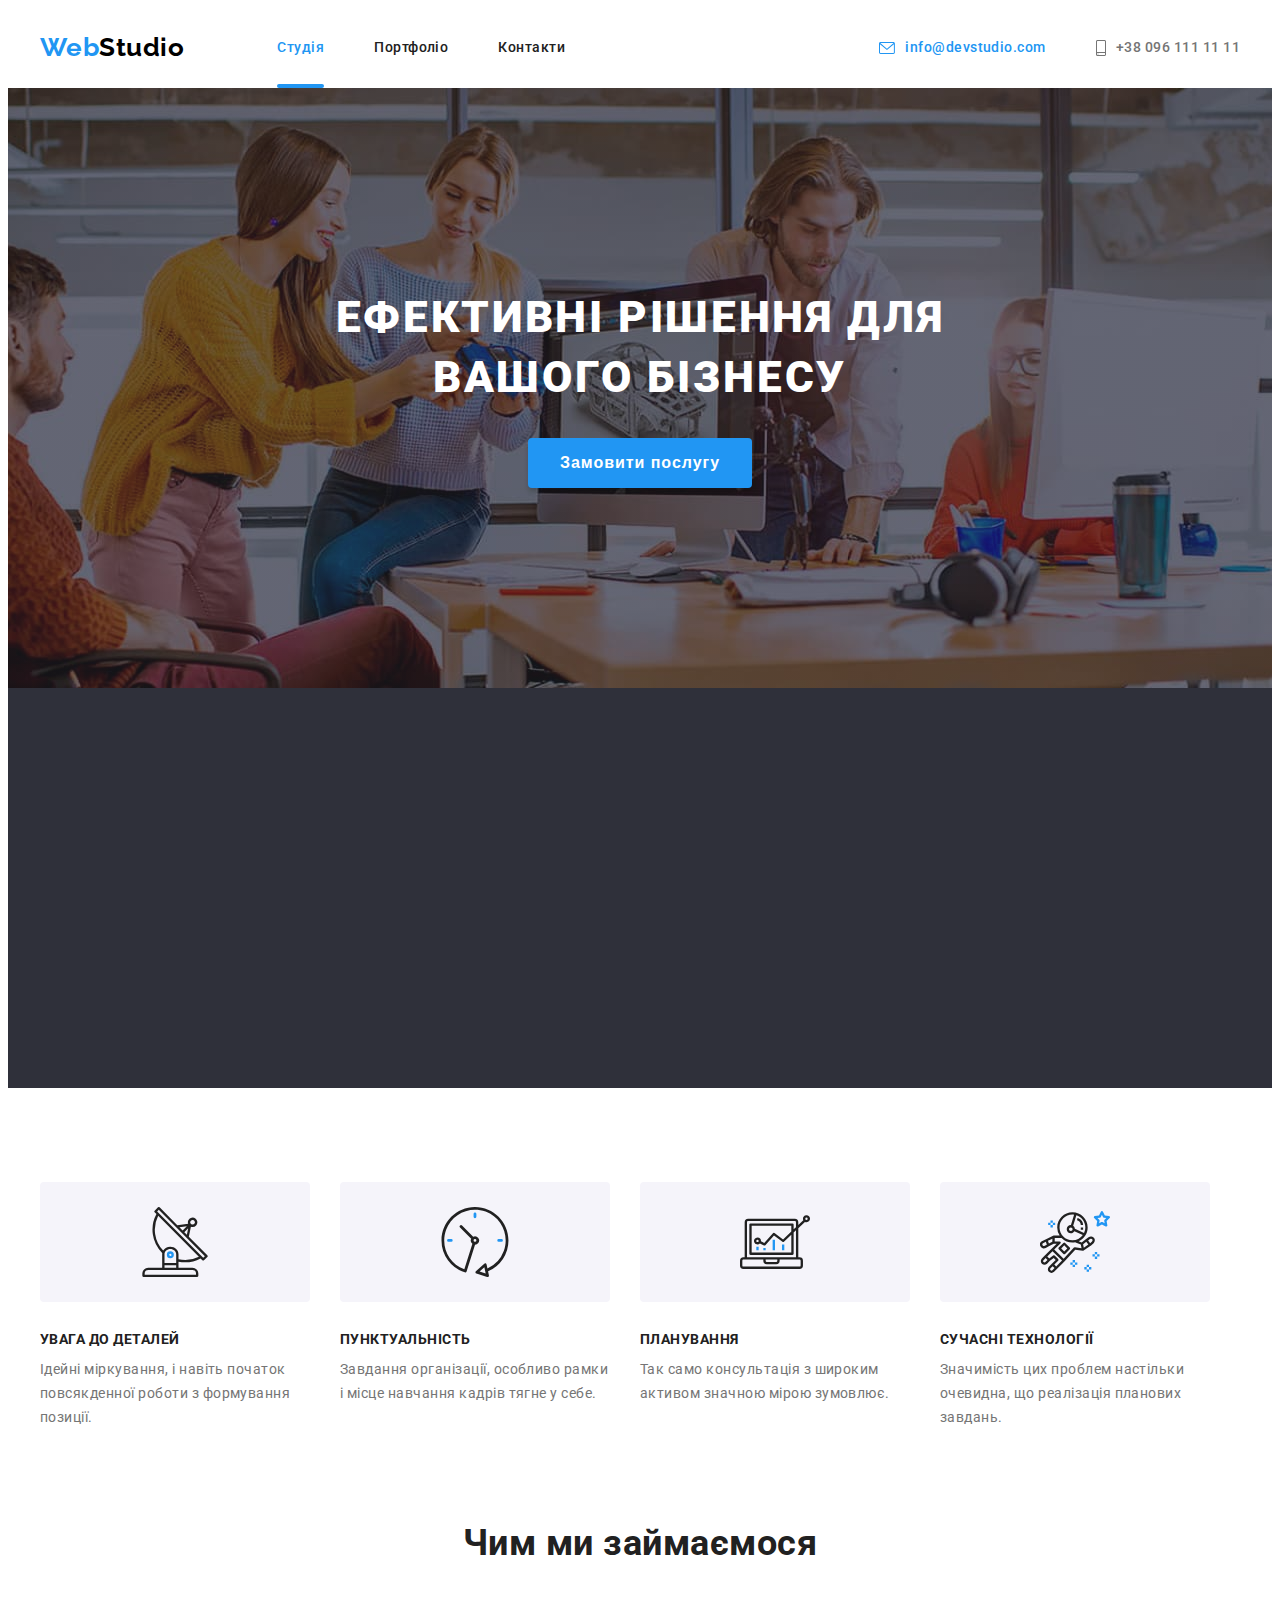
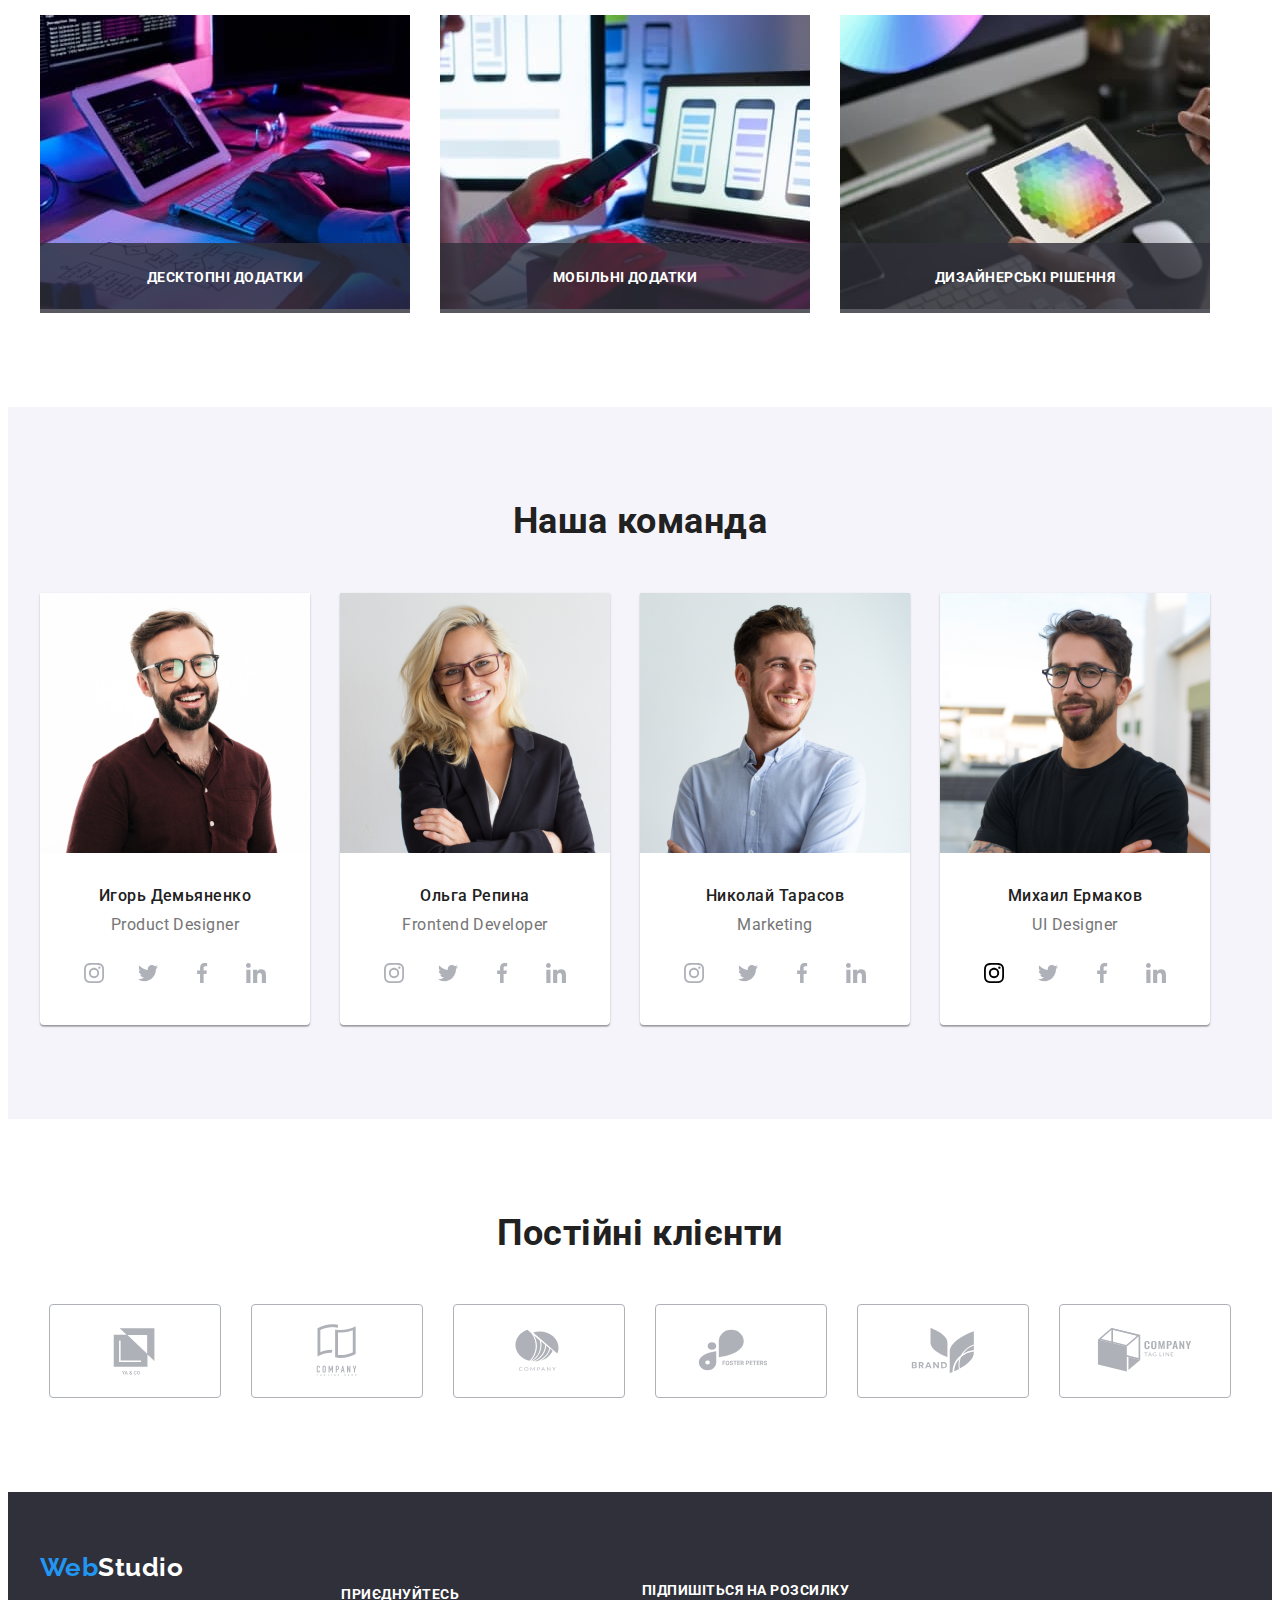
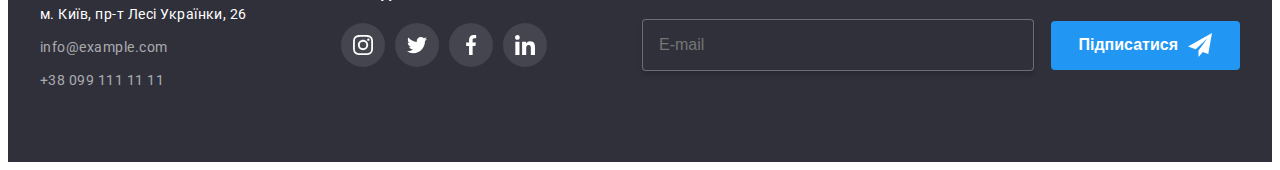
<file: index.html>
<!DOCTYPE html>
<html lang="uk">

<head>
  <meta charset="UTF-8" />
  <meta http-equiv="X-UA-Compatible" content="IE=edge" />
  <meta name="viewport" content="width=device-width, initial-scale=1.0" />
  <title>Document3</title>
  <link rel="preconnect" href="https://fonts.googleapis.com" />
  <link rel="preconnect" href="https://fonts.gstatic.com" crossorigin />
  <link href="https://fonts.googleapis.com/css2?family=Raleway:wght@700&family=Roboto:wght@400;500;700;900&display=swap"
    rel="stylesheet" />
  <link rel="stylesheet" href="https://cdnjs.cloudflare.com/ajax/libs/modern-normalize/1.1.0/modern-normalize.min.css"
    integrity="sha512-wpPYUAdjBVSE4KJnH1VR1HeZfpl1ub8YT/NKx4PuQ5NmX2tKuGu6U/JRp5y+Y8XG2tV+wKQpNHVUX03MfMFn9Q=="
    crossorigin="anonymous" referrerpolicy="no-referrer" />
  <link rel="stylesheet" href="./css/main.min.css" />


</head>

<body>
  <!--шапка сайта-->
  <header class="section header">
    <div class="container header">
      <nav class="nav">
        <div class="nav-logo nav__nav-logo">
          <a class="logo" href="">
            <span class="logo__text logo__text--accent">Web</span>Studio</a>
        </div>
        <ul class="nav__list list">
          <li class="item nav__item item">
            <a class="nav__link nav__link--current nav__link--ferst link " href="./index.html">Студія</a>
          </li>
          <li class="nav__item item">
            <a class="nav__link link" href="./portfolio.html">Портфоліо</a>
          </li>
          <li class="nav__item item">
            <a class="nav__link link" href="">Контакти</a>
          </li>
        </ul>
      </nav>
      <!--contakt-->
      <ul class="auth auth__list list">
        <li class="auth__item item">
       <a class="auth__link auth__link--actual link" href="mailto:info@devstudio.com" target="_blank" rel="noopener noreferrer" aria-label="envelope"><svg class="auth-icon" width="16" height="12">
            <use class="auth__icon" href="./images/icons.svg#envelope"></use>
          </svg>info@devstudio.com</a>
        </li>
        <li class="auth__item item">
            <a class="auth__link link" href="tle:+380961111111" target="_blank" rel="noopener noreferrer" aria-label="tel"><svg class="auth-icon" width="10" height="16">
            <use class="auth__icon" href="./images/icons.svg#tel"></use>
          </svg>+38 096 111 11 11</a>
        </li>
      </ul>
    </div>
  </header>
  <!--main section-->
  <main>
    <section class="section main">
      <div class="container">
        <h1 class="main__title">Ефективні рішення для вашого бізнесу</h1>
        <button class="main-btn" type="button" data-modal-open>Замовити послугу</button>
      </div>
    </section>
    <!--section lifestyle-->
    <section class="section lifestyle">
      <div class="group container">
         <ul class="lifestyle__list list">
          <li class="lifestyle__item item">
            <a class="link lifestyle__link" href="" target="_blank" rel="noopener noreferrer" aria-label="antenna">
              <svg class="lifestyle__icon" width="70" height="70">
                <use href="./images/icons.svg#antenna"></use>
              </svg>
            </a>
            <h3 class="lifestyle__title">УВАГА ДО ДЕТАЛЕЙ</h3>
            <p class="lifestyle__text">
              Ідейні міркування, і навіть початок повсякденної роботи з формування позиції.
            </p>
          </li>
          <li class="lifestyle__item item">
            <a class="link lifestyle__link" href="" target="_blank" rel="noopener noreferrer" aria-label="clock">
              <svg class="lifestyle__icon" width="70" height="70">
                <use href="./images/icons.svg#clock"></use>
              </svg>
            </a>
            <h3 class="lifestyle__title">ПУНКТУАЛЬНІСТЬ</h3>
            <p class="lifestyle__text">
            Завдання організації, особливо рамки і місце навчання кадрів тягне у себе.
            </p>
          </li>
          <li class="lifestyle__item item">
            <a class="link lifestyle__link" href="" target="_blank" rel="noopener noreferrer" aria-label="diagram">
              <svg class="lifestyle__icon" width="70" height="70">
                <use href="./images/icons.svg#diagram"></use>
              </svg>
            </a>
            <h3 class="lifestyle__title">ПЛАНУВАННЯ</h3>
            <p class="lifestyle__text">
            Так само консультація з широким активом значною мірою зумовлює.
            </p>
          </li>
          <li class="lifestyle__item item">
            <a class="link lifestyle__link" href="" target="_blank" rel="noopener noreferrer" aria-label="astronaut">
              <svg class="lifestyle__icon" width="70" height="70">
                <use href="./images/icons.svg#astronaut"></use>
              </svg>
            </a>
            <h3 class="lifestyle__title">СУЧАСНІ ТЕХНОЛОГІЇ</h3>
            <p class="lifestyle__text">
              Значимість цих проблем настільки очевидна, що реалізація планових завдань.
            </p>
          </li>
        </ul>
      </div>
    </section>
      <!--about section-->
    <section class="section about">
       <div class="container">
        <h2 class="about__title">Чим ми займаємося</h2>
        <div class="about__scene">
        <ul class="about__list list">
          <li class="about__item item">
            <img src="./images/comp.jpg" alt="компьютер" width="370" />
            <div class="about__container">
            <p class="about__text">Десктопні додатки</p>
            </div>
          </li>
          <li class="about__item item">
          <img src="./images/f_3.jpg" alt="телефон" width="370" />
            <div class="about__container">
            <p class="about__text">Мобільні додатки</p>
            </div>
          </li>
          <li class="about__item item">
            <img src="./images/color.jpg" alt="цвет" width="370" />
            <div class="about__container">
            <p class="about__text">Дизайнерські рішення</p>
            </div>
          </li>
        </ul>
        </div>
      </div>
    </section>
    <!--our team-->
    <section class="section team">
      <div class="container">
        <h2 class="team__title">Наша команда</h2>
        <ul class="team__list list">
          <li class="team__item item">
            <img class="team__img" src="./images/img.jpg" alt="сотрудник" width="270" />
            <div class="team__card">
              <p class="team__name">Игорь Демьяненко</p>
              <p class="team__speciality">Product Designer</p>

              <ul class="socials list">
                <li class="socials__item"><a class="socials__link link" href="" target="_blank" rel="noopener noreferrer" aria-label="Inspiration">
                    <svg class="socials__icon" width="20" height="20">
                      <use href="./images/icons.svg#instagram">

                      </use>
                    </svg>
                  </a>
                </li>
                <li class="socials__item"><a class="socials__link link" href="" target="_blank" rel="noopener noreferrer" aria-label="twitter">
                  <svg class="socials__icon" width="20" height="20">
                      <use href="./images/icons.svg#twitter">

                      </use>
                    </svg>
                  </a>
                </li>
                <li class="socials__item"><a class="socials__link link" href="" target="_blank" rel="noopener noreferrer" aria-label="facebook">
                  <svg class="socials__icon" width="20" height="20">
                      <use href="./images/icons.svg#facebook">

                      </use>
                    </svg>
                  </a>
                </li>
                <li class="socials__item"><a class="socials__link link" href="" target="_blank" rel="noopener noreferrer" aria-label="linkedin">
                  <svg class="socials__icon" width="20" height="20">
                      <use href="./images/icons.svg#linkedin">

                      </use>
                    </svg>
                  </a>
                </li>              
                </ul>
      </div>
          </li>
      <li class="item team__item">
        <img class="team__img" src="./images/img_1.jpg" alt="сотрудник" width="270" />
        <div class="team__card">
          <p class="team__name">Ольга Репина</p>
          <p class="team__speciality">Frontend Developer</p>
          <ul class="socials list">
            <li class="socials__item">
              <a class="socials__link link" href="" target="_blank" rel="noopener noreferrer"
                aria-label="Inspiration">
                <svg class="socials__icon" width="20" height="20">
                  <use href="./images/icons.svg#instagram">
          
                  </use>
                </svg>
              </a>
            </li>
            <li class="socials__item">
              <a class="socials__link link" href="" target="_blank" rel="noopener noreferrer"
                aria-label="twitter">
                <svg class="socials__icon" width="20" height="20">
                  <use href="./images/icons.svg#twitter">
          
                  </use>
                </svg>
              </a>
            </li>
            <li class="socials__item">
              <a class="socials__link link" href="" target="_blank" rel="noopener noreferrer"
                aria-label="facebook">
                <svg class="socials__icon" width="20" height="20">
                  <use href="./images/icons.svg#facebook">
          
                  </use>
                </svg>
              </a>
            </li>
            <li class="socials__item">
              <a class="socials__link link" href="" target="_blank" rel="noopener noreferrer"
                aria-label="linkedin">
                <svg class="socials__icon" width="20" height="20">
                  <use href="./images/icons.svg#linkedin">
          
                  </use>
                </svg>
              </a>
            </li>
          </ul>
        </div>
      </li>
      <li class="item team__item">
        <img class="img" src="./images/img_3.jpg" alt="сотрудник" width="270" />
        <div class="team__card">
          <p class="team__name">Николай Тарасов</p>
          <p class="team__speciality">Marketing</p>

          <ul class="socials list">
            <li class="socials__item">
              <a class="socials__link link" href="" target="_blank" rel="noopener noreferrer"
                aria-label="Inspiration">
                <svg class="socials__icon" width="20" height="20">
                  <use href="./images/icons.svg#instagram">
          
                  </use>
                </svg>
              </a>
            </li>
            <li class="socials__item">
              <a class="socials__link link" href="" target="_blank" rel="noopener noreferrer"
                aria-label="twitter">
                <svg class="socials__icon" width="20" height="20">
                  <use href="./images/icons.svg#twitter">
          
                  </use>
                </svg>
              </a>
            </li>
            <li class="socials__item">
              <a class="socials__link link" href="" target="_blank" rel="noopener noreferrer"
                aria-label="facebook">
                <svg class="socials__icon" width="20" height="20">
                  <use href="./images/icons.svg#facebook">
          
                  </use>
                </svg>
              </a>
            </li>
            <li class="socials__item">
              <a class="socials__link link" href="" target="_blank" rel="noopener noreferrer"
                aria-label="linkedin">
                <svg class="socials__icon" width="20" height="20">
                  <use href="./images/icons.svg#linkedin">
          
                  </use>
                </svg>
              </a>
            </li>
          </ul>
        </div>
      </li>
      <li class="item team__item">
        <img class="team__img" src="./images/img_4.jpg" alt="сотрудник" width="270" />
        <div class="team__card">
          <p class="team__name">Михаил Ермаков</p>
          <p class="team__speciality">UI Designer</p>
          <ul class="socials list">
            <li class="socials__item">
              <a class="socials__link link" href="" target="_blank" rel="noopener noreferrer"
                aria-label="Inspiration">
                <svg class="social__-icon" width="20" height="20">
                  <use href="./images/icons.svg#instagram">
          
                  </use>
                </svg>
              </a>
            </li>
            <li class="socials__item">
              <a class="socials__link link" href="" target="_blank" rel="noopener noreferrer"
                aria-label="twitter">
                <svg class="socials__icon" width="20" height="20">
                  <use href="./images/icons.svg#twitter">
          
                  </use>
                </svg>
              </a>
            </li>
            <li class="socials__item">
              <a class="socials__link link" href="" target="_blank" rel="noopener noreferrer"
                aria-label="facebook">
                <svg class="socials__icon" width="20" height="20">
                  <use href="./images/icons.svg#facebook">
          
                  </use>
                </svg>
              </a>
            </li>
            <li class="socials__item">
              <a class="socials__link link" href="" target="_blank" rel="noopener noreferrer"
                aria-label="linkedin">
                <svg class="socials__icon" width="20" height="20">
                  <use href="./images/icons.svg#linkedin">
          
                  </use>
                </svg>
              </a>
            </li>
          </ul>
        </div>
      </li>
      </ul>
      </div>
    </section>
    <!--companys-->
    <section class="section companys">
      <div class="container companys__container">
        <h2 class="companys__title">Постійні клієнти</h2>
        <ul class="list companys__list">
        <li class="companys__item">
          <a class="companys__link link" href="" target="_blank" rel="noopener noreferrer"
                aria-label="logo">
                <svg class="companys__icon" width="106" height="60">
                  <use href="./images/icons.svg#logo">
                  </use>
                </svg>
              </a>
        </li>
        <li class="companys__item">
          <a class="companys__link link" href=""  target="_blank" rel="noopener noreferrer"
                aria-label="logo-1">
                <svg class="companys__icon" width="106" height="60">
                  <use href="./images/icons.svg#logo-1">
                  </use>
                </svg>
              </a>
        </li>
        <li class="companys__item">
          <a class="companys__link link" href=""  target="_blank" rel="noopener noreferrer"
                aria-label="logo-2">
                <svg class="companys__icon" width="106" height="60">
                  <use href="./images/icons.svg#logo-2">
                  </use>
                </svg>
              </a>
        </li>
        <li class="companys__item">
          <a class="companys__link link" href=""  target="_blank" rel="noopener noreferrer"
                aria-label="logo-3">
                <svg class="companys__icon" width="106" height="60">
                  <use href="./images/icons.svg#logo-3">
                  </use>
                </svg>
              </a>
        </li>
        <li class="companys__item">
          <a class="companys__link link" href=""  target="_blank" rel="noopener noreferrer"
                aria-label="logo-4">
                <svg class="companys__icon" width="106" height="60">
                  <use href="./images/icons.svg#logo-4">
                  </use>
                </svg>
              </a>
        </li>
        <li class="companys__item">
          <a class="companys__link link" href=""  target="_blank" rel="noopener noreferrer"
                aria-label="logo-5">
                <svg class="companys__icon" width="106" height="60">
                  <use href="./images/icons.svg#logo-5">
                  </use>
                </svg>
              </a>
        </li>
        </ul>
      </div>
    </section>
  </main>
  <!--footer-->
  <footer class="section footer">
    <div class="container footer__container">
      <div>
        <div class="footer-logo footer__footer-logo">
          <a class="footer-logo__link" href="">
            <span class="footer-logo__accent">Web</span>Studio</a>
        </div>
        <address class="footer__address">м. Київ, пр-т Лесі Українки, 26</address>
        <ul class="list footer__list">
          <li class="footer__item">
            <a class="footer__link link" href="mailto:info@example.com">info@example.com</a>
          </li>
          <li class="footer__item contakt-tel">
            <a class="footer__link link" href="tel:+380991111111">+38 099 111 11 11</a>
          </li>
        </ul>
      </div>
      <div class="socials-footer">
        <h2 class="socials-footer__title">приєднуйтесь</h2>
        <ul class="list socials-footer__list">
          <li class="socials-footer__item">
            <a class="socials-footer__link link" href="" target="_blank" rel="noopener noreferrer"
              aria-label="Inspiration">
              <svg class="socials-footer__icon" width="20" height="20">
                <use href="./images/icons.svg#instagram">
    
                </use>
              </svg>
            </a>
          </li>
          <li class="socials-footer__item">
            <a class="socials-footer__link link" href="" target="_blank" rel="noopener noreferrer"
              aria-label="twitter">
              <svg class="socials-footer__icon" width="20" height="20">
                <use href="./images/icons.svg#twitter">
    
                </use>
              </svg>
            </a>
          </li>
          <li class="socials-footer__item">
            <a class="socials-footer__link link" href="" target="_blank" rel="noopener noreferrer"
              aria-label="facebook">
              <svg class="socials-footer__icon" width="20" height="20">
                <use href="./images/icons.svg#facebook">
                </use>
              </svg>
            </a>
          </li>
          <li class="socials-footer__item"><a class="socials-footer__link link" href="" target="_blank" rel="noopener noreferrer"
              aria-label="linkedin">
              <svg class="socials-footer__icon" width="20" height="20">
                <use href="./images/icons.svg#linkedin">
    
                </use>
              </svg>
            </a>
          </li>
        </ul>
        </div>
        <div class="sing-footer">
          <h2 class="sing-footer__title">Підпишіться на розсилку</h2>
          <label class="sing-footer__label">
            <input class="sing-footer__input" type="e-mail" name="e-mail" placeholder="E-mail" required />
          </label>
          <button class="sing-btn" type="submit">
            Підписатися
            <svg class="sing-btn__icon" width="24" height="24">
              <use href="./images/icons.svg#icon-send"></use>
            </svg>
          </button>
        </div>
    </div>
    </footer>

    <!--modal window-->
<div class="backdrop is-hidden" data-modal>
  <div class="modal">
    <button class="modal-btn" data-modal-close>
      <svg class="modal-btn__icon" width="20" height="20">
        <use class="" href="./images/icons.svg#close-black"></use>
      </svg>
    </button>
    
    <form class="form">
        <strong class="form__title">Залиште свої дані, ми вам передзвонимо</strong>
        <span class="form__name">Ім'я</span>
        <div class="from-form">
        <label for="name" class="form__group">
        <input class="form__input" type="text" name="name" id="name" required />
        <svg class="form__icon" width="18" height="18"> 
          <use class="form__colntact" href="./images/icons.svg#person-black"></use>
        </svg>
      </label>
      </div>
      <span class="form__name">Телефон</span>
      <div class="from-form">
       <label for="tel" class="form__group">
        <input class="form__input" type="tel" name="tel" id="tel" required />
        <svg class="form__icon" width="18" height="18">
          <use class="form__colntact" href="./images/icons.svg#phone-black"></use>
        </svg>
      </label>
      </div>
      <span class="form__name">Пошта</span>
      <div class="from-form">
      <label for="emal" class="form__group">
         <input class="form__input" type="e-mail" name="mail" id="emal" required />
        <svg class="form__icon" width="18" height="18">
          <use class="form__colntact" href="./images/icons.svg#email-black"></use>
        </svg>
      </label>
      </div>
      <span class="form__name">Коментар</span>
       <label for="coment" class="form__group">
        <textarea class="form__coment" name="text" id="coment" cols="30" rows="10" placeholder="Введіть текст"></textarea>
      </label>
    
      <label class="check">
        <input class="check__input visually-hidden" type="checkbox" name="icon-check"  />
        <svg  class="check__icon" width="16" height="15">
          <use class="check__icon check__icon--uncheck" href="./images/icons.svg#icon-check"></use>
          <use class="check__icon check__icon--check" href="./images/icons.svg#vector"></use>

        </svg>
        <span class="form__spich" >Погоджуюся з розсилкою та приймаю
           <a class="form__link" href=""> Умови договору</a></span>
      </label>
    <button class="form-btn" type="submit">Відправити</button>
    </form>
  </div>
</div>
<script src="./js/modal.js"></script>
</body>

</html>
</file>
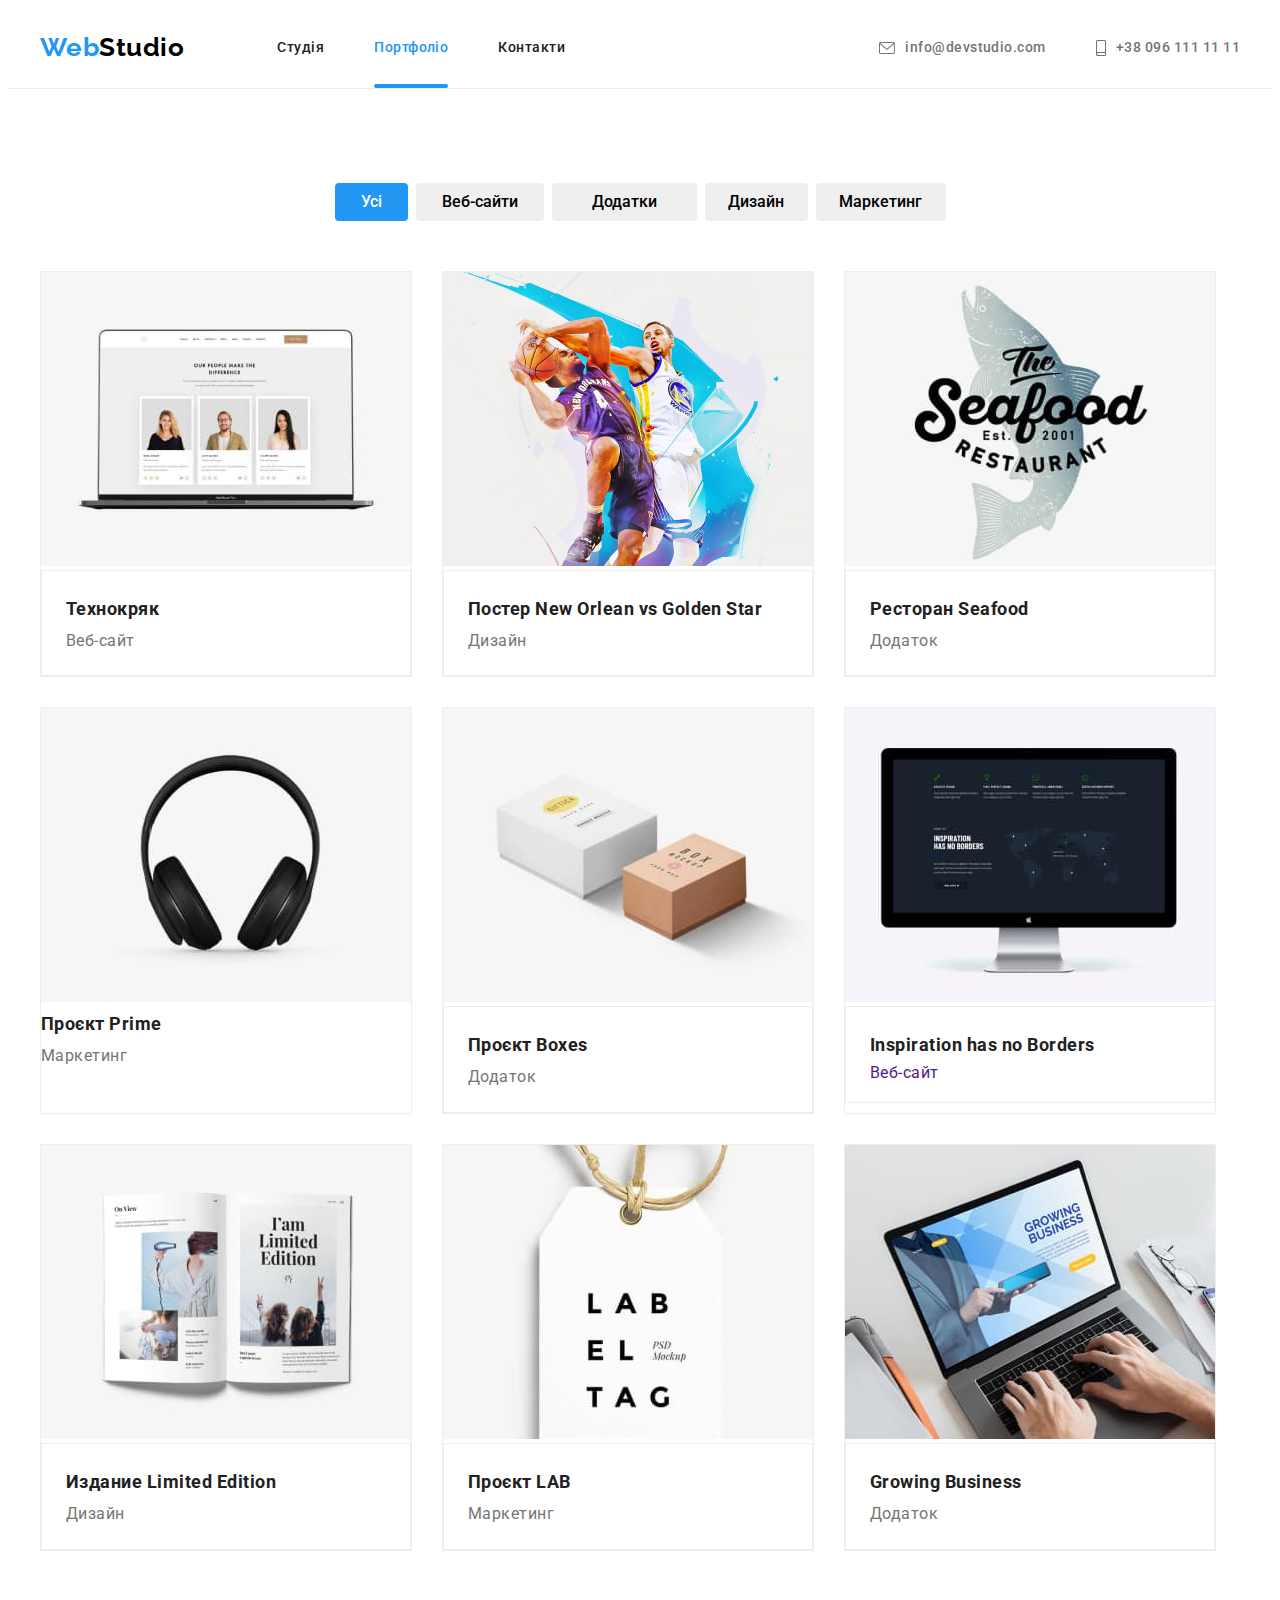
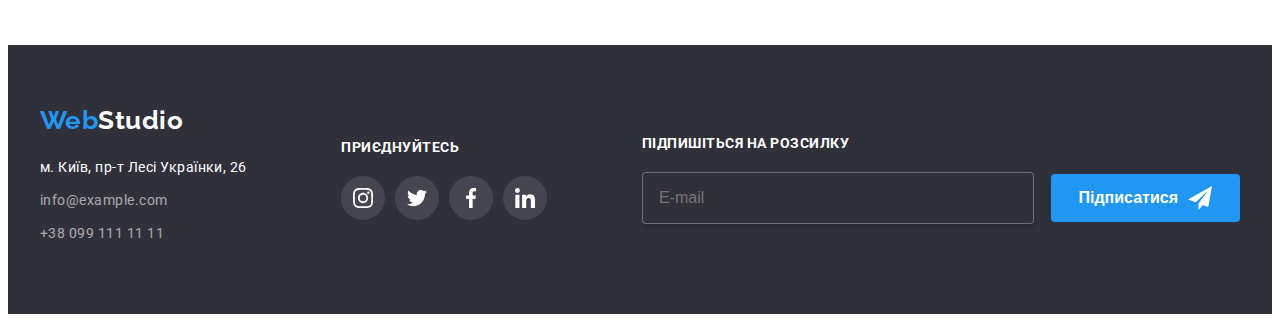
<file: portfolio.html>
<!DOCTYPE html>
<html lang="uk">

<head>
  <meta charset="UTF-8" />
  <meta http-equiv="X-UA-Compatible" content="IE=edge" />
  <meta name="viewport" content="width=device-width, initial-scale=1.0" />
  <title>Portfolio</title>
  <link rel="preconnect" href="https://fonts.googleapis.com" />
  <link rel="preconnect" href="https://fonts.gstatic.com" crossorigin />
  <link href="https://fonts.googleapis.com/css2?family=Raleway:wght@700&family=Roboto:wght@400;500;700;900&display=swap"
    rel="stylesheet" />
  <link rel="stylesheet" href="https://cdnjs.cloudflare.com/ajax/libs/modern-normalize/1.1.0/modern-normalize.min.css"
    integrity="sha512-wpPYUAdjBVSE4KJnH1VR1HeZfpl1ub8YT/NKx4PuQ5NmX2tKuGu6U/JRp5y+Y8XG2tV+wKQpNHVUX03MfMFn9Q=="
    crossorigin="anonymous" referrerpolicy="no-referrer" />
    
  <link rel="stylesheet" href="./css/main.min.css"/>

</head>

<body>
  <!--header section-->
  <header class="section header-section">
    <div class="container header">
      <nav class="nav">
        <div class="nav-logo nav__nav-logo">
          <a class="logo" href="">
            <span lang="" class="logo__text logo__text--accent">Web</span>Studio</a>
        </div>
        <ul class="list nav__list">
          <li class="nav__item item">
            <a class="nav__link link" href="./index.html">Студія</a>
          </li>
          <li class="nav__item item">
            <a class="nav__link nav__link--current nav__link--ferst link " href="./portfolio.html">Портфоліо</a>
          </li>
          <li class="nav__item item">
            <a class="nav__link link" href="">Контакти</a>
          </li>
        </ul>
      </nav>

      <!--contakt-->
      <ul class="auth__list list">
        <li class="auth__item item">
<a class="auth__link link" href="mailto:info@devstudio.com" target="_blank" rel="noopener noreferrer"
  aria-label="envelope">
  <svg class="auth__icon" width="16" height="12">
    <use href="./images/icons.svg#envelope"></use>
  </svg>info@devstudio.com</a>
</li>
<li class="auth__item item">
  <a class="auth__link link" href="tle:+380961111111" target="_blank" rel="noopener noreferrer" aria-label="tel"><svg
      class="auth__icon" width="10" height="16">
      <use href="./images/icons.svg#tel"></use>
    </svg>+38 096 111 11 11</a>
        </li>
      </ul>
    </div>
  </header>
  <!--main-->
  <main>
    <section class="section portfolio-main">
      <div class="container portfolio-main__container">
        <ul class="list portfolio-main__list">
          <li class="portfolio-main__item">
            <button class="btn portfolio-main__btn--first" type="button">Усі</button>
          </li>
          <li class="portfolio-main__item item">
            <button class="btn portfolio-main__btn--second" type="button">Веб-сайти</button>
          </li>
          <li class="portfolio-main__item item">
            <button class="btn portfolio-main__btn--third" type="button">Додатки</button>
          </li>
          <li class="portfolio-main__item item">
            <button class="btn portfolio-main__btn--fourth" type="button">Дизайн</button>
          </li>
          <li class="portfolio-main__item item">
            <button class="btn portfolio-main__btn--fifth" type="button">Маркетинг</button>
          </li>
        </ul>
      </div>

      <!--Логичний зоголовок-->
      <h1 class="visually-hidden">Портфолио</h1>
      <div class="container product">
        <ul class="list product__list">
          <li class="item product__item">
            <a href="" class="product__link link" >
              <div class="overlay-card">
              <img class="overlay-card__img" src="./images/people.jpg" alt="people" width="370" />
              <div class="overlay">
              <p class="overlay__text">Ресурс пропонує комплексні пропозиції з різним рівнем функціоналу та сервісів. Все це дозволить відвідувачу отримати вичерпні відомості про компанію чи приватну особу.</p>
              </div>
              </div>
              <div class="card">
                <h2 class="card__title">Технокряк</h2>
                <p class="card__text">Веб-сайт</p>
              </div>
            </a>
          </li>
          <li class="item product__item">
            <a href="" class="product__link link">
              <div class="overlay-card">
              <img class="overlay-card__img" src="./images/poster.jpg" alt="poster" width="370"/>
             <div class="overlay">
              <p class="overlay__text">Ресурс пропонує комплексні пропозиції з різним рівнем функціоналу та сервісів. Все це дозволить відвідувачу отримати
              вичерпні відомості про компанію чи приватну особу.</p>
              </div>
              </div>
              <div class="card">
                <h2 class="card__title">
                  Постер New Orlean vs Golden Star
                </h2>
                <p class="card__text">Дизайн</p>
              </div>
            </a>
          </li>
          <li class="item product__item">
            <a href="" class="product__link link">
              <div class="overlay-card">
              <img class="overlay-card__img" src="./images/restaurant.jpg" alt="restaurant" width="370"/>
               <div class="overlay">
              <p class="overlay__text">Ресурс пропонує комплексні пропозиції з різним рівнем функціоналу та сервісів. Все це дозволить відвідувачу отримати
              вичерпні відомості про компанію чи приватну особу.</p>
              </div>
              </div>
              <div class="card">
                <h2 class="card__title">Ресторан Seafood</h2>
                <p class="card__text">Додаток</p>
              </div>
            </a>
          </li>
          <li class="item product__item">
             <a href="" class="product__link link">
              <div class="overlay-card">
              <img class="overlay-card__img" src="./images/headphone.jpg" alt="headphone" width="370"/>
               <div class="overlay">
              <p class="overlay__text">Ресурс пропонує комплексні пропозиції з різним рівнем функціоналу та сервісів. Все це дозволить відвідувачу отримати
              вичерпні відомості про компанію чи приватну особу.</p>
              </div>
              </div>
              <div class="card-portfolio">
                <h2 class="card__title">Проєкт Prime</h2>
                <p class="card__text">Маркетинг</p>
              </div>
            </a>
          </li>
          <li class="item product__item">
             <a href="" class="product__link link">
              <div class="overlay-card">
              <img class="overlay-card__img" src="./images/box.jpg" alt="box" width="370"/>
               <div class="overlay">
              <p class="text-overlay">Ресурс пропонує комплексні пропозиції з різним рівнем функціоналу та сервісів. Все це дозволить відвідувачу отримати
              вичерпні відомості про компанію чи приватну особу.</p>
              </div>
              </div>     
              <div class="card">
                <h2 class="card__title">Проєкт Boxes</h2>
                <p class="card__text">Додаток</p>
              </div>
            </a>
          </li>
          <li class="item product__item">
              <a href="" class="product__link link">
              <div class="overlay-card">
              <img class="overlay-card__img" src="./images/map.jpg" alt="map" width="370"/>
               <div class="overlay">
              <p class="overlay__text">Ресурс пропонує комплексні пропозиції з різним рівнем функціоналу та сервісів. Все це дозволить відвідувачу отримати
              вичерпні відомості про компанію чи приватну особу.</p>
              </div>
              </div>     
              <div class="card">
                <h2 class="card__title">Inspiration has no Borders</h2>
                <p class="text">Веб-сайт</p>
              </div>
            </a>
          </li>
          <li class="item product__item">
             <a href="" class="product__link link">
              <div class="overlay-card">
              <img class="overlay-card__img" src="./images/magazine.jpg" alt="magazine" width="370"/>
               <div class="overlay">
              <p class="overlay__text">Ресурс пропонує комплексні пропозиції з різним рівнем функціоналу та сервісів. Все це дозволить відвідувачу отримати
              вичерпні відомості про компанію чи приватну особу.</p>
              </div>
              </div>
              <div class="card">
                <h2 class="card__title">Издание Limited Edition</h2>
                <p class="card__text">Дизайн</p>
              </div>
            </a>
          </li>
          <li class="item product__item">
            <a href="" class="product__link link">
              <div class="overlay-card">
              <img class="overlay-card__img" src="./images/label.jpg" alt="label" width="370"/>
               <div class="overlay">
              <p class="overlay__text">Ресурс пропонує комплексні пропозиції з різним рівнем функціоналу та сервісів. Все це дозволить відвідувачу отримати
              вичерпні відомості про компанію чи приватну особу.</p>
              </div>
              </div> 
              <div class="card">
                <h2 class="card__title">Проєкт LAB</h2>
                <p class="card__text">Маркетинг</p>
              </div>
            </a>
          </li>
          <li class="item product__item">
            <a href="" class="product__link link">
              <div class="overlay-card">
              <img class="overlay-card__img" src="./images/netbook.jpg" alt="netbook" width="370"/>
               <div class="overlay">
              <p class="overlay__text">Ресурс пропонує комплексні пропозиції з різним рівнем функціоналу та сервісів. Все це дозволить відвідувачу отримати
              вичерпні відомості про компанію чи приватну особу.</p>
              </div>
              </div>
              
              <div class="card">
              <h2 class="card__title">Growing Business</h2>
              <p class="card__text">Додаток</p>
              </div>
            </a>
          </li>
        </ul>
      </div>
    </section>
  </main>
  
<!--footer-->
<footer class="section footer">
  <div class="container footer__container">
    <div>
      <div class="footer-logo footer__footer-logo">
        <a class="footer-logo__link" href="">
          <span class="footer-logo__accent">Web</span>Studio</a>
      </div>
      <address class="footer__address">м. Київ, пр-т Лесі Українки, 26</address>
      <ul class="list footer__list">
        <li class="footer__item">
          <a class="footer__link link" href="mailto:info@example.com">info@example.com</a>
        </li>
        <li class="footer__item contakt-tel">
          <a class="footer__link link" href="tel:+380991111111">+38 099 111 11 11</a>
        </li>
      </ul>
    </div>
    <div class="socials-footer">
      <h2 class="socials-footer__title">приєднуйтесь</h2>
      <ul class="list socials-footer__list">
        <li class="socials-footer__item">
          <a class="socials-footer__link link" href="" target="_blank" rel="noopener noreferrer"
            aria-label="Inspiration">
            <svg class="socials-footer__icon" width="20" height="20">
              <use href="./images/icons.svg#instagram">

              </use>
            </svg>
          </a>
        </li>
        <li class="socials-footer__item">
          <a class="socials-footer__link link" href="" target="_blank" rel="noopener noreferrer" aria-label="twitter">
            <svg class="socials-footer__icon" width="20" height="20">
              <use href="./images/icons.svg#twitter">

              </use>
            </svg>
          </a>
        </li>
        <li class="socials-footer__item">
          <a class="socials-footer__link link" href="" target="_blank" rel="noopener noreferrer" aria-label="facebook">
            <svg class="socials-footer__icon" width="20" height="20">
              <use href="./images/icons.svg#facebook">
              </use>
            </svg>
          </a>
        </li>
        <li class="socials-footer__item"><a class="socials-footer__link link" href="" target="_blank"
            rel="noopener noreferrer" aria-label="linkedin">
            <svg class="socials-footer__icon" width="20" height="20">
              <use href="./images/icons.svg#linkedin">

              </use>
            </svg>
          </a>
        </li>
      </ul>
    </div>
    <div class="sing-footer">
      <h2 class="sing-footer__title">Підпишіться на розсилку</h2>
      <label class="sing-footer__label">
        <input class="sing-footer__input" type="e-mail" name="e-mail" placeholder="E-mail" required />
      </label>
      <button class="sing-btn" type="submit">
        Підписатися
        <svg class="sing-btn__icon" width="24" height="24">
          <use href="./images/icons.svg#icon-send"></use>
        </svg>
      </button>
    </div>
  </div>
</footer>
</body>

</html>
</file>
<file: css/main.min.css>
:root{--primary-text-color: #212121;--main-text-color: #757575;--title-text-color: #ffffff;--acctent-color: #2196f3;--acctent-bg-color: #188ce8;--acctent: #AFB1B8;--primary-br-color: #ffffff;--main-bg-color: #2f303a;--bordor-solid: #ECECEC;--back-color: #F5F4FA;--br-color: #EEEEEE;--cubic: cubic-bezier(0.4, 0, 0.2, 1)}.visually-hidden{position:absolute;white-space:nowrap;width:1px;height:1px;overflow:hidden;border:0;padding:0;clip:rect(0 0 0 0);-webkit-clip-path:inset(50%);clip-path:inset(50%);margin:-1px}html{box-sizing:border-box}body{color:#212121;font-family:Roboto,sans-serif;text-decoration:none;letter-spacing:.03em}h1,h2,h3,h4,h5,h6,p,ul{padding:0;margin:0}.link{text-decoration:none;padding:0;margin:0}.list{list-style:none}.container{width:1200px;padding-left:15px;padding-right:15px;margin-right:auto;margin-left:auto}.section.no-padding{padding-top:0;padding-bottom:0}.header-section{background:var(--primary-br-color);border-bottom:1px solid var(--bordor-solid)}.main__title{width:696px;margin:auto;margin-top:0;margin-bottom:30px;color:var(--title-text-color);font-weight:900;font-size:44px;line-height:1.36;letter-spacing:.06em;text-transform:uppercase}.lifestyle__title{margin-top:0;margin-bottom:10px;color:var(--primary-text-color);font-weight:700;font-size:14px;line-height:1.14;text-transform:uppercase}.about__title{margin-top:0;margin-bottom:50px;color:var(--primary-text-color);font-weight:700;font-size:36px;line-height:1.16;text-align:center}.team__title{margin-top:0;margin-bottom:50px;color:var(--primary-text-color);font-weight:700;font-size:36px;line-height:1.16}.companys__title{margin:auto;margin-bottom:50px;font-weight:700;font-size:36px;line-height:1.16;color:var(--primary-text-color)}.sing-footer__title{width:219px;margin-top:0;margin-bottom:20px;font-weight:700;font-size:14px;line-height:1.14;text-transform:uppercase;color:var(--primary-br-color)}.card__title{color:var(--primary-text-color);font-weight:700;font-size:18px;line-height:2}.form__title{display:block;width:448px;margin-bottom:12px;font-weight:700;font-size:20px;line-height:1.15;color:#212121}.header{display:flex;align-items:center;background:var(--primary-br-color)}.logo{display:block;padding-top:24px;color:#000;font-family:"Raleway";font-weight:700;font-size:26px;line-height:1.2;text-decoration:none}.logo__text--accent{color:var(--acctent-color);font-family:"Raleway";font-weight:700;font-size:26px;line-height:1.2;letter-spacing:.03em;text-decoration:none}.nav{display:flex}.nav__nav-logo{margin-right:93px}.nav__list{display:flex}.nav__list .item:not(:last-child){margin-right:50px}.nav__link{display:block;padding-top:32px;padding-bottom:32px;color:var(--primary-text-color);font-weight:500;font-size:14px;line-height:1.14;transition:color 250ms var(--cubic)}.nav__link:hover,.nav__link:focus{color:var(--acctent-color)}.nav__link--current{position:relative;color:var(--acctent-color)}.nav__link--ferst::after{content:"";position:absolute;bottom:0;left:0;display:inline-block;width:100%;height:4px;background-color:var(--acctent-color);border-radius:2px}.auth__list{display:flex;margin-left:auto}.auth__list .item+.item{margin-left:50px}.auth__link{display:flex;justify-content:center;align-items:center;gap:10px;padding-top:32px;padding-bottom:32px;color:var(--main-text-color);font-weight:500;font-size:14px;line-height:1.14;transition:color 250ms var(--cubic)}.auth__link:hover,.auth__link:focus{text-decoration:none;color:var(--acctent-color)}.auth__link--actual{color:var(--acctent-color)}.auth__icon{fill:currentColor}.main{padding-top:200px;padding-bottom:200px;height:600px;max-width:1600px;margin-left:auto;margin-right:auto;background-color:var(--main-bg-color);background-image:linear-gradient(rgba(47, 48, 58, 0.4), rgba(47, 48, 58, 0.4)),url(../images/fon.jpg);background-repeat:no-repeat;background-position:center 0;text-align:center}.main__title{width:696px;margin:auto;margin-top:0;margin-bottom:30px;color:var(--title-text-color);font-weight:900;font-size:44px;line-height:1.36;letter-spacing:.06em;text-transform:uppercase}.main-btn{display:inline-block;box-shadow:0px 4px 4px rgba(0,0,0,.15);border-radius:4px;border:none;padding:10px 32px;color:var(--title-text-color);min-width:200px;background-color:var(--acctent-color);font-weight:700;font-size:16px;line-height:1.9;letter-spacing:.06em;cursor:pointer;transition:background-color 250ms var(--cubic)}.main-btn:hover,.main-btn:focus{background-color:var(--acctent-bg-color)}.about{padding-top:94px;padding-bottom:94px}.about__title{margin-top:0;margin-bottom:50px;color:var(--primary-text-color);font-weight:700;font-size:36px;line-height:1.16;text-align:center}.about__list{display:flex;flex-wrap:wrap;margin-top:0;gap:30px}.about__item{position:relative;top:0;left:0;width:370px}.about__container{position:absolute;bottom:0;left:0;width:370px;height:70px;background-color:rgba(47,48,58,.8)}.about__text{color:#fff;padding-top:27px;padding-bottom:27px;font-weight:700;font-size:14px;line-height:1.14;text-align:center;text-transform:uppercase}.team{padding-top:94px;padding-bottom:94px;background-color:var(--back-color);text-align:center}.team__title{margin-top:0;margin-bottom:50px;color:var(--primary-text-color);font-weight:700;font-size:36px;line-height:1.16}.team__list{display:flex;flex-wrap:wrap;gap:30px}.team__item{width:270px;background:var(--primary-br-color);box-shadow:0px 1px 3px rgba(0,0,0,.12),0px 1px 1px rgba(0,0,0,.14),0px 2px 1px rgba(0,0,0,.2);border-radius:0px 0px 4px 4px}.team__item__img{display:block;max-width:100%;height:auto;margin-top:0}.team__card{padding-top:30px;padding-bottom:30px;border-radius:0px 0px 4px 4px}.team__name{margin-top:0;margin-bottom:10px;color:var(--primary-text-color);font-weight:500;font-size:16px;line-height:1.18}.team__speciality{margin-top:0;margin-bottom:16px;color:var(--main-text-color);font-weight:400;font-size:16px;line-height:1.18}.companys{padding-top:94px;padding-bottom:94px;text-align:center}.companys__container{display:inline-block}.companys__title{margin:auto;margin-bottom:50px;font-weight:700;font-size:36px;line-height:1.16;color:var(--primary-text-color)}.companys__list{display:flex;align-items:center;justify-content:center;gap:30px}.companys__link{display:flex;flex-wrap:wrap;align-items:center;justify-content:center;width:170px;height:92px;border:1px solid var(--acctent);border-radius:4px;color:var(--acctent);transition:color 250ms var(--cubic)}.companys__link:hover,.companys__link:focus{color:var(--acctent-color);border-color:var(--acctent-color)}.companys__icon{fill:currentColor}.footer{display:flex;padding-top:60px;padding-bottom:60px;background:var(--main-bg-color)}.footer-logo__link{font-family:"Raleway";font-weight:700;font-size:26px;line-height:1.19;color:var(--title-text-color);text-decoration:none}.footer-logo__accent{color:var(--acctent-color);font-family:"Raleway";font-weight:700;font-size:26px;line-height:1.19}.footer__footer-logo{margin-bottom:20px}.footer__address{margin-bottom:9px;color:var(--title-text-color);font-style:normal;font-weight:400;font-size:14px;line-height:1.7}.footer__link{color:var(--title-text-color);color:rgba(255,255,255,.6);font-weight:400;font-size:14px;line-height:1.7}.footer__item{margin-bottom:9PX}.footer__container{display:flex;align-items:center;justify-content:space-between}.socials-footer__list{display:flex;align-items:center;justify-content:center;gap:10px}.socials-footer__title{width:145px;margin-top:0;margin-bottom:20px;font-weight:700;font-size:14px;line-height:1.14;text-transform:uppercase;color:var(--primary-br-color)}.socials-footer__link{display:flex;flex-wrap:wrap;align-items:center;justify-content:center;width:44px;height:44px;color:var(--primary-br-color);background-color:rgba(255,255,255,.1);border-radius:50%;transition:color 250ms var(--cubic),background-color 250ms var(--cubic)}.socials-footer__link:hover,.socials-footer__link:focus{color:var(--primary-br-color);background-color:#2196f3}.socials-footer__icon{fill:var(--primary-br-color)}.socials{display:flex;align-items:center;justify-content:center;gap:10px}.socials__link{display:flex;align-items:center;justify-content:center;width:44px;height:44px;color:var(--acctent);background-color:var(--primary-br-color);border-radius:50%;transition:color 250ms var(--cubic),background-color 250ms var(--cubic)}.socials__link:hover,.socials__link:focus{color:var(--primary-br-color);background-color:var(--acctent-color)}.socials__icon{fill:currentColor}.sing-footer{display:block}.sing-footer__title{width:219px;margin-top:0;margin-bottom:20px;font-weight:700;font-size:14px;line-height:1.14;text-transform:uppercase;color:var(--primary-br-color)}.sing-footer__label{display:inline-flex;align-items:center;margin-right:12px}.sing-footer__input{display:inline-block;padding:15px 16px;width:358px;font-weight:400;font-size:16px;line-height:1.25;color:rgba(255,255,255,.6);background:#2f303a;border-radius:4px;border:1px solid rgba(255,255,255,.3019607843);box-shadow:0px 4px 4px 0px rgba(0,0,0,.1490196078);outline:rgba(0,0,0,0)}.sing-btn{display:inline-flex;align-items:center;gap:10px;padding:10px 28px;font-weight:700;font-size:16px;line-height:1.8;color:var(--primary-br-color);background:var(--acctent-color);border-radius:4px;border:none;transition:box-shadow 250ms var(--cubic)}.sing-btn:hover,.sing-btn:focus{box-shadow:0px 4px 4px 0px rgba(0,0,0,.0823529412)}.sing-btn__icon{width:24px;height:24px;padding:0;fill:var(--primary-br-color)}.portfolio-main{padding-top:94px;padding-bottom:94px}.portfolio-main__list{display:flex;align-items:center;justify-content:center;gap:8px;margin-bottom:50px}.btn{display:block;padding:6px 22px;border-radius:4px;border:none;cursor:pointer;font-family:inherit;font-weight:500;font-size:16px;line-height:1.6;text-align:center;transition:color 250ms var(--cubic),background-color 250ms var(--cubic)}.btn:hover,.btn:focus{background-color:var(--acctent-color);color:var(--primary-br-color);box-shadow:0px 3px 1px rgba(0,0,0,.1),0px 1px 2px rgba(0,0,0,.08),0px 2px 2px rgba(0,0,0,.12)}.portfolio-main__btn--first{display:inline-block;border-radius:4px;min-width:73px;color:var(--primary-br-color);background-color:var(--acctent-color);transition:background-color 250ms var(--cubic)}.portfolio-main__btn--first--first:hover,.portfolio-main__btn--first--first:focus,.portfolio-main__btn--first--first:active{background-color:var(--acctent-color)}.portfolio-main__btn--second{min-width:128px}.portfolio-main__btn--third{min-width:145px}.portfolio-main__btn--fourth{min-width:103px}.portfolio-main__btn--fifth{min-width:130px}.product__list{display:flex;flex-wrap:wrap}.overlay-card{position:relative;overflow:hidden}.overlay{position:absolute;top:0;left:0;width:100%;height:100%;color:var(--acctent-color);background-color:rgba(33,150,243,.9);transform:translateY(100%);transition:transform 250ms var(--cubic)}.product__link:hover .overlay{transform:translateY(0);opacity:1}.overlay__text{padding:63px 24px;color:var(--primary-br-color);font-weight:400;font-size:18px;line-height:1.55}.product__item{width:370px;margin-right:30px;margin-bottom:30px;border:1px solid var(--br-color);transition:background-color 250ms var(--cubic),box-shadow 250ms var(--cubic)}.product__item:hover{background-color:var(--primary-br-color);box-shadow:0px 1px 1px rgba(0,0,0,.12),0px 4px 4px rgba(0,0,0,.06),1px 4px 6px rgba(0,0,0,.16)}.product__item:nth-child(3n){margin-right:0px}.product__item:nth-last-child(-n+3){margin-bottom:0}.card{border:1px solid var(--br-color);padding:20px 24px}.card__title{color:var(--primary-text-color);font-weight:700;font-size:18px;line-height:2}.card__text{color:var(--main-text-color);font-weight:400;font-size:16px;line-height:1.8}.backdrop{position:fixed;top:0;left:0;width:100%;height:100%;background-color:rgba(0,0,0,.2);transition:opacity 250ms var(--cubic),visibility 250ms var(--cubic)}.backdrop.is-hidden{opacity:0;pointer-events:none;visibility:hidden}.backdrop.is-hidden .modal{transform:translate(-50%, -50%) scale(0.5)}.modal{position:absolute;top:50%;left:50%;transform:translate(-50%, -50%) scale(1);padding:40px;width:528px;height:581px;background-color:var(--primary-br-color);box-shadow:0px 1px 3px rgba(0,0,0,.12),0px 1px 1px rgba(0,0,0,.14),0px 2px 1px rgba(0,0,0,.2);border-radius:4px;transition:translate 250ms var(--cubic),scale 1150ms var(--cubic)}.modal-btn{position:absolute;top:8px;right:8px;display:flex;align-items:center;justify-content:center;width:30px;height:30px;padding:0;background-color:var(--primary-br-color);border-radius:50%;border:1px solid rgba(0,0,0,.1);cursor:pointer;transition:fill 250ms var(--cubic)}.modal-btn__icon:hover,.modal-btn__icon:focus{fill:var(--acctent-color)}.lifestyle{padding-top:94px}.lifestyle__list{display:flex;flex-wrap:wrap;gap:30px}.lifestyle__list{display:flex;gap:30px}.lifestyle__link{display:flex;flex-wrap:wrap;align-items:center;justify-content:center;width:270px;height:120px;margin-bottom:30px;border-radius:4px;background-color:var(--back-color)}.lifestyle__item{width:270px}.lifestyle__title{margin-top:0;margin-bottom:10px;color:var(--primary-text-color);font-weight:700;font-size:14px;line-height:1.14;text-transform:uppercase}.lifestyle__text{margin-top:0;color:var(--main-text-color);font-weight:400;font-size:14px;line-height:1.7}.form{margin-left:auto;margin-right:auto;text-align:center}.form__title{display:block;width:448px;margin-bottom:12px;font-weight:700;font-size:20px;line-height:1.15;color:#212121}.form__group{position:relative;top:0;left:0;display:block}.form__name{display:block;margin-bottom:4px;font-weight:400;font-size:12px;line-height:1.16;color:var(--main-text-color);text-align:left}.from__form{display:flex;flex-direction:column;justify-content:center;margin-bottom:10px}.form__input{display:block;width:100%;padding:12px;padding-left:42px;border-radius:4px;border:1px solid rgba(33,33,33,.2);cursor:pointer;transition:border 250ms var(--cubic)}.form__input:hover,.form__input:focus{border:1px solid var(--acctent-color)}.form__icon{position:absolute;bottom:14px;left:15px;transition:fill 250ms var(--cubic)}.form__input:hover+.form__icon,.form__input:focus+.form__icon{fill:var(--acctent-color)}.form__coment{display:block;width:100%;height:120px;padding:12px 16px;margin-bottom:10px;border-radius:4px;border:1px solid rgba(33,33,33,.2);font-weight:400;font-size:12px;line-height:1.16;color:#000;cursor:pointer;resize:none}textarea::-moz-placeholder{font-weight:400;font-size:14px;line-height:1.1428571429;letter-spacing:.01em;color:rgba(117,117,117,.5019607843)}textarea:-ms-input-placeholder{font-weight:400;font-size:14px;line-height:1.1428571429;letter-spacing:.01em;color:rgba(117,117,117,.5019607843)}textarea::placeholder{font-weight:400;font-size:14px;line-height:1.1428571429;letter-spacing:.01em;color:rgba(117,117,117,.5019607843)}.form__spich{display:flex;gap:4px;font-weight:400;font-size:14px;line-height:1.7;color:var(--main-text-color);text-underline-position:under;-webkit-user-select:none;-moz-user-select:none;-ms-user-select:none;user-select:none}.form__link{color:var(--acctent-color)}.check{position:relative;display:flex;align-items:center;justify-content:center;margin-bottom:30px}.check__icon{position:absolute;bottom:5px;left:7px}.check__icon--uncheck{opacity:0;fill:var(--primary-br-color);transition:opacity var(--cubic)}.check__input:checked+.check__icon .check__icon--check{opacity:0;transition:opacity var(--cubic)}.check__input:checked+.check__icon .check__icon--uncheck{opacity:1}.form-btn{display:inline-flex;align-items:center;padding:10px 52px;cursor:pointer;font-weight:700;font-size:16px;line-height:1.8;color:var(--primary-br-color);background:var(--acctent-color);border-radius:4px;border:none;box-shadow:0px 4px 4px 0px rgba(0,0,0,.1490196078);transition:background 250ms var(--cubic)}.form-btn:hover,.form-btn:focus{background:var(--acctent-bg-color)}/*# sourceMappingURL=main.min.css.map */
</file>
